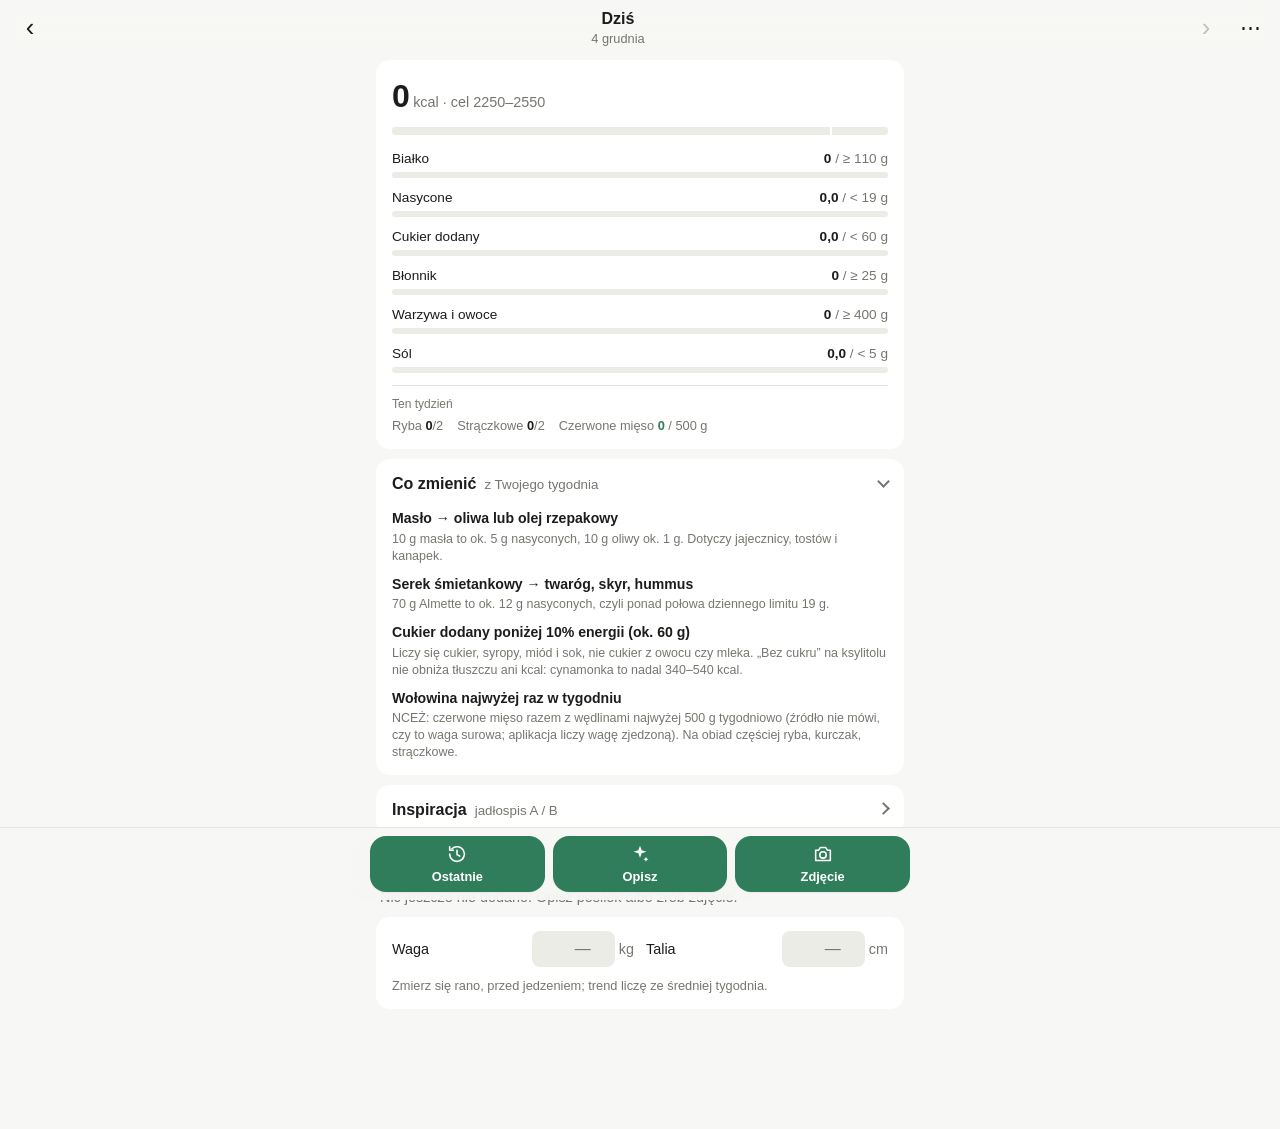
<file: index.html>
<!doctype html>
<html lang="pl">
<head>
<meta charset="utf-8">
<meta name="viewport" content="width=device-width, initial-scale=1, viewport-fit=cover">
<meta http-equiv="Content-Security-Policy" content="default-src 'self'; script-src 'self'; style-src 'self'; img-src 'self' data: blob:; connect-src https://api.anthropic.com https://api.github.com; object-src 'none'; base-uri 'none'; form-action 'none'">
<meta name="referrer" content="no-referrer">
<title>Food tracker</title>
<meta name="theme-color" content="#f7f7f5" media="(prefers-color-scheme: light)">
<meta name="theme-color" content="#151515" media="(prefers-color-scheme: dark)">
<meta name="apple-mobile-web-app-capable" content="yes">
<meta name="mobile-web-app-capable" content="yes">
<meta name="apple-mobile-web-app-status-bar-style" content="default">
<meta name="apple-mobile-web-app-title" content="Jedzenie">
<link rel="manifest" href="manifest.webmanifest">
<link rel="apple-touch-icon" href="icons/icon-180.png">
<link rel="icon" href="icons/icon-192.png">
<link rel="stylesheet" href="style.css">
<script src="boot.js"></script>
<script type="module" src="app.js"></script>
</head>
<body>
<header class="top">
  <button type="button" class="icon" id="prev" aria-label="Poprzedni dzień">‹</button>
  <button type="button" class="date" id="today" aria-label="Wróć do dziś">
    <span id="dlabel">Dziś</span><small id="dsub"></small>
  </button>
  <button type="button" class="icon" id="next" aria-label="Następny dzień">›</button>
  <button type="button" class="icon gear" id="gear" aria-label="Ustawienia">⋯<i class="dot" id="syncdot" data-state="off"></i></button>
</header>

<main>
  <section class="card summary" aria-live="polite">
    <div class="kcal"><b id="kcal">0</b> <span id="kcalt"></span></div>
    <div class="bars" id="bars"></div>
    <div class="week" id="week"></div>
  </section>

  <details class="card inspo tips" id="tips" open>
    <summary><span>Co zmienić</span><small>z Twojego tygodnia</small></summary>
    <ul id="tiplist"></ul>
  </details>

  <details class="card inspo" id="inspo">
    <summary><span>Inspiracja</span><small>jadłospis A / B</small></summary>
    <div class="seg" role="radiogroup" aria-label="Jadłospis" id="seg">
      <button type="button" role="radio" data-plan="A">Dzień A</button>
      <button type="button" role="radio" data-plan="B">Dzień B</button>
    </div>
    <div id="meals"></div>
  </details>

  <section class="eaten">
    <h2>Zjedzone <span id="xk"></span></h2>
    <ul id="items" class="rows"></ul>
    <p class="empty" id="noitems">Nic jeszcze nie dodano. Opisz posiłek albo zrób zdjęcie.</p>
  </section>

  <section class="card body">
    <div class="brow">
      <label>Waga <span><input id="bw" type="number" inputmode="decimal" min="0" step="0.1" placeholder="—" aria-label="Waga w kilogramach"> kg</span></label>
      <label>Talia <span><input id="bt" type="number" inputmode="decimal" min="0" step="0.1" placeholder="—" aria-label="Obwód talii w centymetrach"> cm</span></label>
    </div>
    <div class="trend" id="btrend"></div>
  </section>
</main>

<nav class="dock" aria-label="Dodaj posiłek">
  <button type="button" id="recentbtn" class="main">
    <svg viewBox="0 0 24 24" aria-hidden="true"><path d="M4 12a8 8 0 1 0 2.4-5.7M4 4v4h4M12 8v4.5l3 1.8"/></svg>
    <span>Ostatnie</span>
  </button>
  <button type="button" id="aibtn" class="main">
    <svg viewBox="0 0 24 24" aria-hidden="true"><path d="M12 3l1.8 4.9L19 9.5l-5.2 1.6L12 16l-1.8-4.9L5 9.5l5.2-1.6zM18.5 15l.8 2 2 .8-2 .8-.8 2-.8-2-2-.8 2-.8z"/></svg>
    <span>Opisz</span>
  </button>
  <button type="button" id="photobtn" class="main">
    <svg viewBox="0 0 24 24" aria-hidden="true"><path d="M4 8h3l2-3h6l2 3h3v11H4z"/><circle cx="12" cy="13" r="3.5"/></svg>
    <span>Zdjęcie</span>
  </button>
  <input type="file" id="photofile" accept="image/*" hidden>
</nav>
<div class="toast" id="toast" role="status" hidden></div>

<dialog id="ai" class="sheet">
  <form method="dialog" id="aiform">
    <h2 id="aititle">Co zjadłeś?</h2>
    <img id="aiimg" class="shot" alt="Zdjęcie posiłku" hidden>
    <label><span id="ailabel">Opis</span>
      <textarea id="q" rows="3" enterkeyhint="done" autocapitalize="sentences" placeholder="np. 2 jajka sadzone, kromka chleba razowego"></textarea>
    </label>
    <p class="hint" id="aihint"></p>
    <div class="actions">
      <button value="cancel" formnovalidate>Anuluj</button>
      <button value="ok" class="primary" id="aiok">Policz</button>
    </div>
  </form>
</dialog>

<dialog id="recent" class="sheet">
  <form method="dialog">
    <header class="shead">
      <h2>Ostatnie produkty</h2>
      <button value="cancel" class="icon close" aria-label="Zamknij">×</button>
    </header>
    <input id="rq" type="search" autocomplete="off" autocapitalize="off" spellcheck="false" enterkeyhint="search" placeholder="Szukaj w dotychczas dodanych…" aria-label="Szukaj produktu">
    <ul id="rlist" class="rows"></ul>
    <p class="empty" id="rnone" hidden></p>
  </form>
</dialog>

<dialog id="manual" class="sheet">
  <form method="dialog" id="mform">
    <h2>Edytuj pozycję</h2>
    <label>Nazwa <input id="mn" required autocomplete="off" autocapitalize="sentences"></label>
    <div class="grid">
      <label>Zjedzone, g <input id="mg" type="number" inputmode="decimal" min="0" step="any" required></label>
      <label>kcal / 100 g <input id="mk" type="number" inputmode="decimal" min="0" step="any" required></label>
      <label>Białko / 100 g <input id="mp" type="number" inputmode="decimal" min="0" step="any"></label>
      <label>Tłuszcz / 100 g <input id="mf" type="number" inputmode="decimal" min="0" step="any"></label>
      <label>Nasycone / 100 g <input id="ms" type="number" inputmode="decimal" min="0" step="any"></label>
      <label>Błonnik / 100 g <input id="mb" type="number" inputmode="decimal" min="0" step="any"></label>
      <label>Sól / 100 g <input id="msl" type="number" inputmode="decimal" min="0" step="any"></label>
      <label>Cukier dodany / 100 g <input id="msu" type="number" inputmode="decimal" min="0" step="any"></label>
      <label>Warzywa i owoce / 100 g <input id="mvf" type="number" inputmode="decimal" min="0" max="100" step="any" placeholder="0"></label>
    </div>
    <div class="catrow"><span>Kategoria</span>
      <div class="chips" id="mcat" role="radiogroup" aria-label="Kategoria">
        <button type="button" role="radio" data-v="">inne</button>
        <button type="button" role="radio" data-v="fish">ryba</button>
        <button type="button" role="radio" data-v="legumes">strączkowe</button>
        <button type="button" role="radio" data-v="red_meat">czerwone mięso</button>
      </div>
    </div>
    <label id="mcgrow" hidden>Z tego samego mięsa / ryby / strączkowych, g <input id="mcg" type="number" inputmode="decimal" min="0" step="any" placeholder="cała porcja"></label>
    <p class="hint">Znasz tylko sumy dania (np. z menu)? Wpisz 100 g i sumy w polach „/ 100 g”. Warzywa i owoce: 100 dla owocu lub warzywa, 0 dla reszty, wartość pośrednia dla dania.</p>
    <label>Notatka <textarea id="mnote" rows="3"></textarea></label>
    <button type="button" class="chip wide" id="mcompare" hidden>Porównaj z innym modelem</button>
    <div class="actions">
      <button value="cancel" formnovalidate>Anuluj</button>
      <button value="ok" class="primary">Zapisz</button>
    </div>
  </form>
</dialog>

<dialog id="settings" class="sheet">
  <form method="dialog" id="sform">
    <header class="shead">
      <h2>Ustawienia</h2>
      <button value="cancel" class="icon close" aria-label="Zamknij" autofocus>×</button>
    </header>
    <p class="hint" id="snote" hidden></p>

    <div class="field">
      <span class="flabel">Klucz API Anthropic</span>
      <div class="fview" id="keyview"><code id="keyshow"></code><button type="button" class="chip" id="keyedit">Zmień</button></div>
      <div class="fedit" id="keyform" hidden>
        <input id="skey" type="password" autocomplete="off" spellcheck="false" placeholder="sk-ant-…" aria-label="Klucz API Anthropic">
        <div class="actions"><button type="button" id="keycancel">Anuluj</button><button type="button" class="primary" id="keysave">Zapisz</button></div>
      </div>
      <p class="hint">Klucz zostaje tylko w tej przeglądarce i trafia wyłącznie do api.anthropic.com. Użyj osobnego klucza z miesięcznym limitem wydatków.</p>
    </div>

    <label>Model <select id="smodel"></select></label>
    <details class="costs">
      <summary id="scost"></summary>
      <ul id="slog" class="rows small"></ul>
      <p class="hint"><a href="test.html">Porównaj modele na przykładach</a></p>
    </details>

    <div class="field">
      <span class="flabel">Kopia danych w GitHub</span>
      <div class="fview" id="ghview"><span id="ghshow"></span><button type="button" class="chip" id="ghedit">Zmień</button></div>
      <div class="fedit" id="ghform" hidden>
        <input id="ghtoken" type="password" autocomplete="off" spellcheck="false" placeholder="Token: github_pat_…" aria-label="Token GitHub">
        <input id="ghrepo" autocomplete="off" spellcheck="false" autocapitalize="off" aria-label="Repo z danymi">
        <div class="actions"><button type="button" id="ghcancel">Anuluj</button><button type="button" class="primary" id="ghsave">Zapisz</button></div>
      </div>
      <p class="hint" id="syncstat"></p>
    </div>
    <div class="actions wrap">
      <button type="button" id="syncnow">Synchronizuj teraz</button>
      <button type="button" id="sexport">Eksportuj</button>
      <button type="button" id="sfull">Pełny eksport</button>
      <button type="button" id="simport">Importuj</button>
      <input type="file" id="sfile" accept="application/json,.json" hidden>
    </div>
  </form>
</dialog>

<dialog id="compare" class="sheet">
  <form method="dialog">
    <header class="shead">
      <h2>Porównaj modele</h2>
      <button value="cancel" class="icon close" aria-label="Zamknij" autofocus>×</button>
    </header>
    <p class="hint" id="cqtext"></p>
    <div class="chips" id="cmodels" role="radiogroup" aria-label="Model do porównania"></div>
    <div id="cout" class="cmp"></div>
    <p class="hint" id="cstat"></p>
    <div class="actions">
      <button type="button" id="crun" class="primary">Sprawdź</button>
      <button type="button" id="cuse" class="primary" hidden>Użyj nowych wartości</button>
    </div>
  </form>
</dialog>
</body>
</html>
</file>
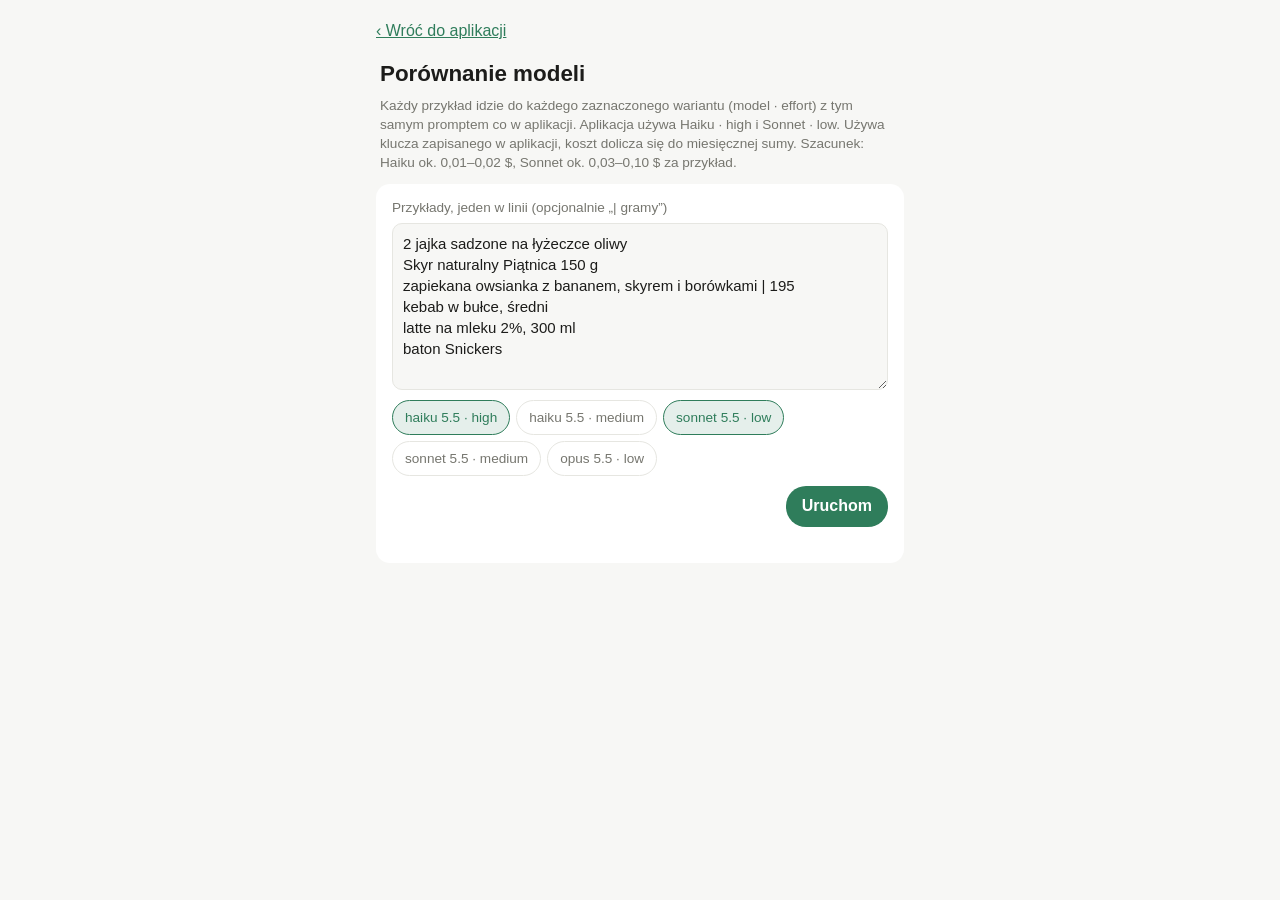
<file: test.html>
<!doctype html>
<html lang="pl">
<head>
<meta charset="utf-8">
<meta name="viewport" content="width=device-width, initial-scale=1, viewport-fit=cover">
<meta http-equiv="Content-Security-Policy" content="default-src 'self'; script-src 'self'; style-src 'self'; img-src 'self' data:; connect-src https://api.anthropic.com; object-src 'none'; base-uri 'none'; form-action 'none'">
<meta name="referrer" content="no-referrer">
<title>Porównanie modeli</title>
<link rel="stylesheet" href="style.css">
<script type="module" src="test.js"></script>
</head>
<body>
<main class="test">
  <p><a href="./">‹ Wróć do aplikacji</a></p>
  <h1>Porównanie modeli</h1>
  <p class="hint">Każdy przykład idzie do każdego zaznaczonego wariantu (model · effort) z tym samym promptem co w aplikacji. Aplikacja używa Haiku · high i Sonnet · low. Używa klucza zapisanego w aplikacji, koszt dolicza się do miesięcznej sumy. Szacunek: Haiku ok. 0,01–0,02 $, Sonnet ok. 0,03–0,10 $ za przykład.</p>
  <section class="card">
    <label class="stack">Przykłady, jeden w linii (opcjonalnie „| gramy”)
      <textarea id="cases" rows="7"></textarea>
    </label>
    <div class="chips" id="models"></div>
    <div class="actions"><button type="button" class="primary" id="run">Uruchom</button></div>
    <p class="hint" id="status"></p>
  </section>
  <div id="out"></div>
</main>
</body>
</html>
</file>
<file: style.css>
:root {
  --bg: #f7f7f5;
  --card: #ffffff;
  --fg: #1c1c1a;
  --muted: #76766f;
  --rule: #e6e6e1;
  --track: #ecece7;
  --accent: #2f7d5b;
  --ok: #2f7d5b;
  --bad: #c2462e;
  --fill: #9c9c94;
  --radius: 14px;
  --safe-b: env(safe-area-inset-bottom, 0px);
  color-scheme: light dark;
}
@media (prefers-color-scheme: dark) {
  :root {
    --bg: #151515;
    --card: #1f1f1e;
    --fg: #ecece8;
    --muted: #9a9a92;
    --rule: #2e2e2c;
    --track: #2c2c2a;
    --accent: #5bbf8f;
    --ok: #5bbf8f;
    --bad: #ef7a5f;
    --fill: #77776f;
  }
}

* { box-sizing: border-box; }
html { -webkit-text-size-adjust: 100%; }
body {
  margin: 0;
  background: var(--bg);
  color: var(--fg);
  font: 16px/1.4 -apple-system, BlinkMacSystemFont, "Segoe UI", Roboto, sans-serif;
  -webkit-tap-highlight-color: transparent;
}
button, input, select, textarea { font: inherit; color: inherit; }
button { cursor: pointer; }
a { color: var(--accent); }
h2 { font-size: 1rem; margin: 1.6rem 4px .6rem; display: flex; justify-content: space-between; }
h2 span { color: var(--muted); font-weight: 500; font-variant-numeric: tabular-nums; }
small { color: var(--muted); }

/* header */
.top {
  position: sticky; top: 0; z-index: 5;
  display: grid; grid-template-columns: 44px 1fr 44px 44px; align-items: center;
  padding: calc(env(safe-area-inset-top, 0px) + 6px) 8px 6px;
  background: color-mix(in srgb, var(--bg) 88%, transparent);
  -webkit-backdrop-filter: blur(12px); backdrop-filter: blur(12px);
}
.icon { width: 44px; height: 44px; border: 0; background: none; font-size: 1.6rem; line-height: 1; border-radius: 50%; color: var(--fg); }
.icon:disabled { opacity: .25; }
.icon.gear { font-size: 1.3rem; }
.date { border: 0; background: none; display: flex; flex-direction: column; align-items: center; padding: 2px; }
.date span { font-weight: 600; text-transform: capitalize; }
.date small { font-size: .8rem; }

main { max-width: 560px; margin: 0 auto; padding: 4px 16px calc(110px + var(--safe-b)); }

.card { background: var(--card); border-radius: var(--radius); padding: 14px 16px; margin-bottom: 10px; }

/* summary */
.summary .kcal { font-size: .9rem; color: var(--muted); margin-bottom: 8px; }
.summary .kcal b { font-size: 2rem; color: var(--fg); font-variant-numeric: tabular-nums; letter-spacing: -.02em; }
.summary[data-state="ok"] .kcal b { color: var(--ok); }
.summary[data-state="bad"] .kcal b { color: var(--bad); }
.bars { display: grid; gap: 10px; }
.bar { position: relative; height: 6px; border-radius: 3px; background: var(--track); overflow: hidden; }
.bar i { position: absolute; inset: 0 auto 0 0; background: var(--fill); border-radius: 3px; transition: width .25s ease; }
.bar.ok i { background: var(--ok); }
.bar.bad i { background: var(--bad); }
.bar u { position: absolute; top: 0; bottom: 0; width: 2px; background: var(--card); }
.bar.kbar { height: 8px; margin-bottom: 4px; }
.metric .ml { display: flex; justify-content: space-between; font-size: .85rem; margin-bottom: 4px; }
.metric .ml > span:last-child { color: var(--muted); font-variant-numeric: tabular-nums; }
.metric .ml b { color: var(--fg); font-weight: 600; }

/* inspiration: the A/B menus */
.inspo { padding: 0; }
.inspo summary {
  list-style: none; cursor: pointer; display: flex; align-items: baseline; gap: 8px;
  padding: 14px 16px; font-weight: 600;
}
.inspo summary::-webkit-details-marker { display: none; }
.inspo summary small { font-weight: 400; flex: 1; }
.inspo summary::after { content: ""; width: 7px; height: 7px; border: solid var(--muted); border-width: 0 2px 2px 0; transform: translateY(-2px) rotate(-45deg); transition: transform .2s ease; align-self: center; }
.inspo[open] summary::after { transform: translateY(-3px) rotate(45deg); }
.inspo[open] { padding-bottom: 6px; }
.seg { display: grid; grid-template-columns: repeat(2, 1fr); background: var(--track); border-radius: 10px; padding: 3px; margin: 0 16px 6px; }
.seg button { border: 0; background: none; padding: 7px 4px; border-radius: 8px; font-size: .9rem; color: var(--muted); }
.seg button[aria-checked="true"] { background: var(--card); color: var(--fg); font-weight: 600; box-shadow: 0 1px 3px rgb(0 0 0 / .08); }
.meal { padding: 10px 16px; border-top: 1px solid var(--rule); }
.meal:first-child { border-top: 0; }
.meal header { display: flex; align-items: center; gap: 8px; }
.meal h3 { font-size: .95rem; margin: 0; flex: 1; }
.mk { color: var(--muted); font-size: .8rem; font-variant-numeric: tabular-nums; }
.mlist { margin: 4px 0 0; font-size: .8rem; color: var(--muted); line-height: 1.45; }
.chip { border: 1px solid var(--rule); background: none; border-radius: 999px; padding: 3px 10px; font-size: .8rem; color: var(--muted); }
.chip.add { color: var(--accent); border-color: color-mix(in srgb, var(--accent) 45%, transparent); padding: 5px 12px; }

.rows { list-style: none; margin: 0; padding: 0; }
.rows li { display: flex; align-items: center; gap: 8px; padding: 8px 0; border-top: 1px solid var(--rule); min-height: 44px; }
.rows li:first-child { border-top: 0; }
.rows .nm { flex: 1; min-width: 0; font-size: .95rem; display: flex; flex-direction: column; }
.rows .meta, .rows .note { font-size: .75rem; margin-top: 2px; }
.rows .note { font-style: italic; }
.rows .rk { width: 3.2rem; text-align: right; font-variant-numeric: tabular-nums; font-size: .9rem; }
.rows .sum { justify-content: flex-end; font-weight: 600; }
.rows.small li { min-height: 0; padding: 6px 0; }
.gw { flex-shrink: 0; white-space: nowrap; display: flex; align-items: center; gap: 2px; color: var(--muted); font-size: .85rem; }
input.g {
  width: 4.2rem; text-align: right; padding: 6px 6px; border: 1px solid transparent; border-radius: 8px;
  background: var(--track); font-variant-numeric: tabular-nums; font-size: 16px;
}
input.g:focus { outline: none; border-color: var(--accent); background: var(--card); }
.del { width: 32px; height: 32px; font-size: 1.2rem; color: var(--muted); }
.est { font-style: normal; font-size: .7rem; color: var(--bad); border: 1px solid currentColor; border-radius: 4px; padding: 0 4px; margin-left: 6px; vertical-align: 1px; }
.eaten { margin-bottom: 10px; }
.eaten h2 { margin-top: 1.2rem; }
.eaten .rows { background: var(--card); border-radius: var(--radius); padding: 0 16px; }
.eaten .rows:empty { display: none; }
.empty { color: var(--muted); font-size: .9rem; margin: 0 4px; }

/* bottom dock: the three ways to add food */
.dock {
  position: fixed; left: 0; right: 0; bottom: 0; z-index: 6;
  display: grid; grid-template-columns: 1fr 1fr 1fr; gap: 8px;
  padding: 8px 12px calc(8px + var(--safe-b));
  background: color-mix(in srgb, var(--bg) 90%, transparent);
  -webkit-backdrop-filter: blur(14px); backdrop-filter: blur(14px);
  border-top: 1px solid var(--rule);
}
.dock button {
  display: flex; flex-direction: column; align-items: center; justify-content: center; gap: 3px;
  min-height: 56px; border: 0; border-radius: 16px; background: var(--card); color: var(--fg);
  font-size: .8rem; font-weight: 500; box-shadow: 0 1px 2px rgb(0 0 0 / .06);
  transition: transform .1s ease;
}
.dock button:active { transform: scale(.96); }
.dock svg { width: 22px; height: 22px; fill: none; stroke: currentColor; stroke-width: 1.7; stroke-linejoin: round; stroke-linecap: round; }
.dock .main { background: var(--accent); color: var(--card); font-weight: 600; }
#aibtn svg { fill: currentColor; stroke: none; }
@media (min-width: 600px) { .dock { padding-left: calc(50% - 270px); padding-right: calc(50% - 270px); } }
.primary { background: var(--accent); color: #fff; border: 0; border-radius: 20px; padding: 9px 16px; font-weight: 600; }
.primary:disabled { opacity: .5; }

.spin { width: 14px; height: 14px; border: 2px solid currentColor; border-right-color: transparent; border-radius: 50%; animation: spin .8s linear infinite; }
@keyframes spin { to { transform: rotate(360deg); } }
.toast {
  position: fixed; left: 16px; right: 16px; bottom: calc(86px + var(--safe-b)); z-index: 8; margin: 0 auto; max-width: 520px;
  display: flex; align-items: center; justify-content: space-between; gap: 10px;
  background: var(--fg); color: var(--bg); padding: 10px 14px; border-radius: 12px; font-size: .9rem;
}
.toast button { border: 0; background: none; color: var(--accent); font-weight: 600; filter: brightness(1.3); }
[hidden] { display: none !important; }

/* sheets */
.sheet {
  border: 0; padding: 0; width: 100%; max-width: 560px; max-height: 88vh;
  margin: auto auto 0; border-radius: 18px 18px 0 0;
  background: var(--card); color: var(--fg);
}
.sheet::backdrop { background: rgb(0 0 0 / .35); }
.sheet[open] { animation: up .2s ease-out; }
@keyframes up { from { transform: translateY(40px); } }
.sheet form { padding: 18px 16px calc(16px + var(--safe-b)); display: flex; flex-direction: column; gap: 12px; }
.sheet h2 { margin: 0 0 4px; font-size: 1.1rem; }
.sheet label { display: flex; flex-direction: column; gap: 4px; font-size: .85rem; color: var(--muted); }
.sheet label input:not([type=checkbox]), .sheet select {
  font-size: 16px; color: var(--fg); padding: 9px 10px; border: 1px solid var(--rule); border-radius: 10px; background: var(--bg);
}
.sheet label.gw { flex-direction: row; color: var(--muted); }
.sheet label.check { flex-direction: row; align-items: center; gap: 8px; color: var(--fg); font-size: .9rem; }
.sheet .grid { display: grid; grid-template-columns: 1fr 1fr; gap: 10px; }
.sheet .grid > label { min-width: 0; }
.sheet .grid input { width: 100%; }
.sheet .hint { margin: -4px 0 0; font-size: .8rem; color: var(--muted); }
#snote { color: var(--bad); }
.sheet details summary { cursor: pointer; font-size: .9rem; }
.actions { display: flex; gap: 8px; justify-content: flex-end; }
.actions.wrap { justify-content: flex-start; flex-wrap: wrap; }
.actions button:not(.primary) { border: 1px solid var(--rule); background: none; border-radius: 20px; padding: 9px 16px; }
@media (min-width: 600px) { .sheet { margin: auto; border-radius: 18px; } }
.sheet input:focus, .sheet select:focus { outline: none; border-color: var(--accent); }
.week { display: flex; flex-wrap: wrap; gap: 4px 14px; margin-top: 12px; padding-top: 10px; border-top: 1px solid var(--rule); font-size: .8rem; color: var(--muted); }
.week small { width: 100%; font-size: .75rem; }
.week b { color: var(--fg); font-weight: 600; }
.week .ok b { color: var(--ok); }
.week .bad b { color: var(--bad); }
.gear { position: relative; }
.dot { position: absolute; top: 7px; right: 3px; width: 9px; height: 9px; border-radius: 50%; background: var(--fill); border: 2px solid var(--bg); box-sizing: content-box; }
.dot[data-state="off"] { display: none; }
.dot[data-state="ok"] { background: var(--ok); }
.dot[data-state="bad"] { background: var(--bad); }
.dot[data-state="busy"] { animation: pulse 1s ease-in-out infinite; }
@keyframes pulse { 50% { opacity: .3; } }
.body .brow { display: grid; grid-template-columns: 1fr 1fr; gap: 12px; }
.body label { display: flex; align-items: center; justify-content: space-between; gap: 8px; font-size: .9rem; }
.body label span { display: flex; align-items: center; gap: 4px; color: var(--muted); }
.body input { width: 5.2rem; text-align: right; padding: 6px 8px; border: 1px solid transparent; border-radius: 8px; background: var(--track); font-size: 16px; font-variant-numeric: tabular-nums; }
.body input:focus { outline: none; border-color: var(--accent); background: var(--card); }
.trend { margin-top: 10px; font-size: .8rem; color: var(--muted); display: grid; gap: 2px; }
.trend:empty { display: none; }

.rows li.item { display: block; padding: 10px 0; }
.ihead { display: flex; align-items: flex-start; gap: 4px; }
.iname { flex: 1; min-width: 0; font-size: .95rem; padding-top: 4px; overflow-wrap: anywhere; }
.rows li.item .meta, .rows li.item .note { display: block; margin-top: 2px; padding-right: 4px; }
.rows li.item .note { display: -webkit-box; -webkit-box-orient: vertical; -webkit-line-clamp: 2; overflow: hidden; cursor: pointer; }
.rows li.item .note.open { display: block; }
.ifoot { display: flex; align-items: center; justify-content: space-between; margin-top: 8px; }
.ifoot .rk { width: auto; font-size: 1rem; font-weight: 600; }
.edit, .ihead .del { width: 32px; height: 32px; flex-shrink: 0; }
.edit { font-size: 1.05rem; color: var(--muted); }
.item.pend .iname { color: var(--muted); }
.rows li.item.pend .meta { display: flex; align-items: center; gap: 6px; }
.item.pend .spin { width: 11px; height: 11px; flex-shrink: 0; }
.item.pend.err .meta { color: var(--bad); }
.item.pend { animation: pend 1.6s ease-in-out infinite; }
.item.pend.err { animation: none; }
@keyframes pend { 50% { opacity: .55; } }
.ihead .chip { margin-top: 3px; }
.sheet textarea { font-size: 16px; color: var(--fg); padding: 9px 10px; border: 1px solid var(--rule); border-radius: 10px; background: var(--bg); resize: vertical; font-family: inherit; }
.sheet textarea:focus { outline: none; border-color: var(--accent); }

.catrow { display: grid; gap: 6px; font-size: .85rem; color: var(--muted); }
.chips { display: flex; flex-wrap: wrap; gap: 6px; }
.chips button { border: 1px solid var(--rule); background: none; border-radius: 999px; padding: 7px 12px; font-size: .85rem; color: var(--muted); }
.chips button[aria-checked="true"] { border-color: var(--accent); color: var(--accent); background: color-mix(in srgb, var(--accent) 12%, transparent); }

/* AI sheet */
.shot { width: 100%; max-height: 34vh; object-fit: cover; border-radius: 12px; background: var(--track); }
.costs summary { color: var(--fg); }
.costs .rows { margin-top: 6px; }
.costs .rows .rk { width: auto; font-size: .8rem; white-space: nowrap; }
.costs .rows .nm { font-size: .85rem; }

/* model comparison page */
.test { padding-bottom: 40px; }
.test h1 { font-size: 1.4rem; margin: .4rem 4px .4rem; }
.test h3 { font-size: .95rem; margin: 0 0 8px; }
.test .hint { font-size: .85rem; color: var(--muted); margin: 0 4px 12px; }
.test .card { display: grid; gap: 10px; }
.test label.stack { display: grid; gap: 6px; font-size: .85rem; color: var(--muted); }
.test textarea { font: inherit; font-size: 15px; color: var(--fg); padding: 9px 10px; border: 1px solid var(--rule); border-radius: 10px; background: var(--bg); resize: vertical; }
.test .chips button[aria-checked="true"] { border-color: var(--accent); color: var(--accent); background: color-mix(in srgb, var(--accent) 12%, transparent); }
.test .scroll { overflow-x: auto; margin: 0 -16px; padding: 0 16px; }
.test table { border-collapse: collapse; font-size: .78rem; font-variant-numeric: tabular-nums; width: 100%; }
.test th, .test td { text-align: left; padding: 5px 8px 5px 0; white-space: nowrap; border-top: 1px solid var(--rule); }
.test th { color: var(--muted); font-weight: 500; border-top: 0; }
.test tr.first td { border-top-color: var(--fg); }
.test td.err { color: var(--bad); white-space: normal; }

/* sheet header with a close button, sticky while the sheet scrolls */
.sheet { overflow-y: auto; overscroll-behavior: contain; }
.sheet form:has(> .shead) { padding-top: 0; }
.shead {
  position: sticky; top: 0; z-index: 1; display: flex; align-items: center; justify-content: space-between;
  margin: 0 -16px; padding: 14px 12px 8px 16px; background: var(--card);
}
.shead h2 { margin: 0; }
.close { width: 40px; height: 40px; font-size: 1.6rem; color: var(--muted); background: var(--track); }
.close:focus:not(:focus-visible) { outline: none; }

/* settings fields: saved value with "Zmień", the input only while editing */
.field { display: grid; gap: 6px; }
.flabel { font-size: .85rem; color: var(--muted); }
.fview { display: flex; align-items: center; justify-content: space-between; gap: 10px; padding: 10px 12px; border-radius: 10px; background: var(--bg); color: var(--muted); min-height: 44px; }
.fview code, .fview span { font: inherit; font-size: .9rem; overflow-wrap: anywhere; }
.fview .chip { color: var(--accent); border-color: color-mix(in srgb, var(--accent) 45%, transparent); padding: 5px 12px; flex-shrink: 0; }
.fedit { display: grid; gap: 8px; }
.fedit input { font-size: 16px; color: var(--fg); padding: 9px 10px; border: 1px solid var(--rule); border-radius: 10px; background: var(--bg); }
.fedit input:focus { outline: none; border-color: var(--accent); }
.chip.wide { align-self: flex-start; color: var(--accent); border-color: color-mix(in srgb, var(--accent) 45%, transparent); padding: 8px 14px; font-size: .9rem; }

/* model comparison sheet */
.cmp { display: grid; gap: 14px; }
.cmp h3 { font-size: .9rem; margin: 0 0 4px; }
.cmp .scroll { overflow-x: auto; }
.cmp table { border-collapse: collapse; width: 100%; font-size: .8rem; font-variant-numeric: tabular-nums; }
.cmp th, .cmp td { text-align: right; padding: 5px 0 5px 8px; border-top: 1px solid var(--rule); white-space: nowrap; }
.cmp th { color: var(--muted); font-weight: 500; border-top: 0; }
.cmp td.n { text-align: left; white-space: normal; padding-left: 0; min-width: 7rem; }
#cstat { display: flex; align-items: center; gap: 6px; }

/* marker on a metric over its limit, and the list of its sources */
.alert { margin-left: 8px; width: 18px; height: 18px; padding: 0; border-radius: 50%; border: 0; background: var(--bad); color: #fff; font-size: .72rem; font-weight: 700; line-height: 18px; vertical-align: 1px; }
.alert[aria-expanded="true"] { outline: 2px solid color-mix(in srgb, var(--bad) 40%, transparent); outline-offset: 2px; }
.src { display: grid; gap: 4px; margin: 8px 0 4px; padding: 8px 10px; border-radius: 8px; background: color-mix(in srgb, var(--bad) 8%, transparent); font-size: .8rem; }
.src > div { display: flex; justify-content: space-between; gap: 10px; }
.src > div > span { overflow: hidden; text-overflow: ellipsis; white-space: nowrap; }
.src b { font-weight: 600; white-space: nowrap; font-variant-numeric: tabular-nums; }
.src small { color: var(--muted); font-size: .75rem; }
.tips ul { list-style: none; margin: 0; padding: 0 16px 8px; display: grid; gap: 10px; }
.tips li { display: grid; gap: 2px; font-size: .88rem; }
.tips li small { color: var(--muted); font-size: .78rem; line-height: 1.35; }
#mcgrow input { margin-top: 4px; }
.metric, .bars, .src, .src > div, .src > div > span { min-width: 0; }
.src, .src small { overflow-wrap: anywhere; }
.src > div { align-items: baseline; }
.chk { color: var(--bad); }

/* recent products sheet */
#rq { font-size: 16px; color: var(--fg); padding: 9px 12px; border: 1px solid var(--rule); border-radius: 10px; background: var(--bg); font-family: inherit; width: 100%; box-sizing: border-box; }
#rq:focus { outline: none; border-color: var(--accent); }
#rlist li { display: block; padding: 10px 0; }
#rlist .rname { display: block; font-size: .95rem; overflow-wrap: anywhere; }
#rlist .rfoot { display: flex; align-items: center; gap: 8px; margin-top: 6px; }
#rlist .rfoot .gw { display: flex; flex-direction: row; align-items: center; gap: 4px; color: var(--muted); }
#rlist .rfoot .rk { flex: 1; width: auto; }
</file>
